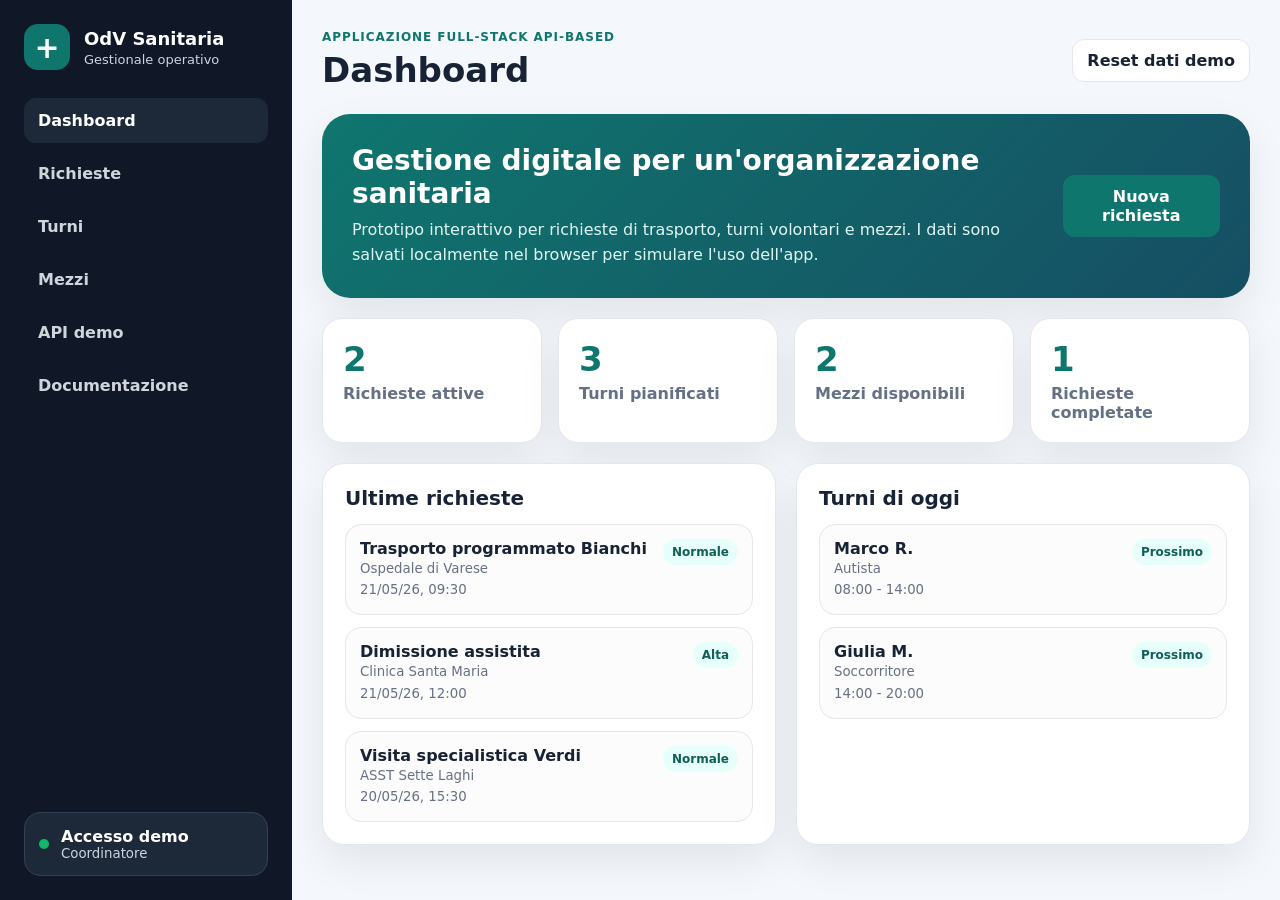
<file: index.html>
<!doctype html>
<html lang="it">
<head>
  <meta charset="utf-8" />
  <meta name="viewport" content="width=device-width,initial-scale=1" />
  <title>OdV Sanitaria | Gestionale</title>
  <link rel="stylesheet" href="assets/style.css" />
</head>
<body>
  <div class="app">
    <aside class="sidebar">
      <div class="brand">
        <div class="logo">+</div>
        <div>
          <h1>OdV Sanitaria</h1>
          <p>Gestionale operativo</p>
        </div>
      </div>

      <nav>
        <button class="nav active" data-view="dashboard">Dashboard</button>
        <button class="nav" data-view="richieste">Richieste</button>
        <button class="nav" data-view="turni">Turni</button>
        <button class="nav" data-view="mezzi">Mezzi</button>
        <button class="nav" data-view="api">API demo</button>
        <button class="nav" data-view="documentazione">Documentazione</button>
      </nav>

      <div class="user-card">
        <span class="dot"></span>
        <div>
          <strong>Accesso demo</strong>
          <small>Coordinatore</small>
        </div>
      </div>
    </aside>

    <main>
      <header class="topbar">
        <div>
          <p class="eyebrow">Applicazione full-stack API-based</p>
          <h2 id="pageTitle">Dashboard</h2>
        </div>
        <button id="resetData" class="ghost">Reset dati demo</button>
      </header>

      <section id="dashboard" class="view visible">
        <div class="hero">
          <div>
            <h3>Gestione digitale per un'organizzazione sanitaria</h3>
            <p>Prototipo interattivo per richieste di trasporto, turni volontari e mezzi. I dati sono salvati localmente nel browser per simulare l'uso dell'app.</p>
          </div>
          <button class="primary" data-open="richieste">Nuova richiesta</button>
        </div>

        <div class="stats">
          <article><span id="statRichieste">0</span><p>Richieste attive</p></article>
          <article><span id="statTurni">0</span><p>Turni pianificati</p></article>
          <article><span id="statMezzi">0</span><p>Mezzi disponibili</p></article>
          <article><span id="statCompletate">0</span><p>Richieste completate</p></article>
        </div>

        <div class="grid two">
          <section class="panel">
            <h3>Ultime richieste</h3>
            <div id="latestRequests" class="list"></div>
          </section>
          <section class="panel">
            <h3>Turni di oggi</h3>
            <div id="todayShifts" class="list"></div>
          </section>
        </div>
      </section>

      <section id="richieste" class="view">
        <div class="grid form-grid">
          <form id="requestForm" class="panel form">
            <h3>Inserisci richiesta trasporto</h3>
            <label>Nome paziente/servizio<input name="nome" required placeholder="Es. Trasporto Rossi" /></label>
            <label>Destinazione<input name="destinazione" required placeholder="Es. Ospedale di Varese" /></label>
            <label>Data e ora<input name="data" type="datetime-local" required /></label>
            <label>Priorità
              <select name="priorita">
                <option>Normale</option>
                <option>Alta</option>
                <option>Urgente</option>
              </select>
            </label>
            <button class="primary">Aggiungi richiesta</button>
          </form>
          <section class="panel">
            <h3>Elenco richieste</h3>
            <div id="requestsList" class="list"></div>
          </section>
        </div>
      </section>

      <section id="turni" class="view">
        <div class="grid form-grid">
          <form id="shiftForm" class="panel form">
            <h3>Pianifica turno</h3>
            <label>Volontario<input name="volontario" required placeholder="Nome volontario" /></label>
            <label>Ruolo
              <select name="ruolo">
                <option>Autista</option>
                <option>Soccorritore</option>
                <option>Coordinatore</option>
              </select>
            </label>
            <label>Data<input name="data" type="date" required /></label>
            <label>Fascia oraria<input name="fascia" required placeholder="08:00 - 14:00" /></label>
            <button class="primary">Aggiungi turno</button>
          </form>
          <section class="panel">
            <h3>Turni programmati</h3>
            <div id="shiftsList" class="list"></div>
          </section>
        </div>
      </section>

      <section id="mezzi" class="view">
        <div class="grid form-grid">
          <form id="vehicleForm" class="panel form">
            <h3>Aggiungi mezzo</h3>
            <label>Codice mezzo<input name="codice" required placeholder="AMB-01" /></label>
            <label>Tipo
              <select name="tipo">
                <option>Ambulanza</option>
                <option>Automedica</option>
                <option>Trasporto disabili</option>
              </select>
            </label>
            <label>Stato
              <select name="stato">
                <option>Disponibile</option>
                <option>In servizio</option>
                <option>Manutenzione</option>
              </select>
            </label>
            <button class="primary">Aggiungi mezzo</button>
          </form>
          <section class="panel">
            <h3>Parco mezzi</h3>
            <div id="vehiclesList" class="list"></div>
          </section>
        </div>
      </section>

      <section id="api" class="view">
        <section class="panel">
          <h3>Simulazione API REST</h3>
          <p class="muted">Questa sezione mostra come il frontend dialogherebbe con un backend tramite endpoint REST.</p>
          <div class="api-grid">
            <button class="endpoint" data-api="login">POST /login</button>
            <button class="endpoint" data-api="richieste">GET /richieste</button>
            <button class="endpoint" data-api="turni">GET /turni</button>
            <button class="endpoint" data-api="mezzi">GET /mezzi</button>
          </div>
          <pre id="apiOutput">Seleziona un endpoint per vedere una risposta JSON demo.</pre>
        </section>
      </section>

      <section id="documentazione" class="view">
        <div class="grid two">
          <section class="panel">
            <h3>Obiettivo del progetto</h3>
            <p>Digitalizzare i processi operativi di una OdV sanitaria attraverso un'applicazione web per coordinare richieste, turni e mezzi.</p>
            <ul>
              <li>Architettura a tre livelli: frontend, backend, database</li>
              <li>Endpoint principali: /login, /richieste, /turni, /mezzi</li>
              <li>Attenzione a sicurezza, accessi e principi GDPR</li>
            </ul>
          </section>
          <section class="panel">
            <h3>Repository e documenti</h3>
            <p>Inserisci qui il PDF del project work nella cartella <code>docs/</code>.</p>
            <a class="primary link" href="docs/ProjectWork_OdV_Sanitaria.pdf" target="_blank">Apri Project Work PDF</a>
          </section>
        </div>
      </section>
    </main>
  </div>

  <script src="assets/app.js"></script>
</body>
</html>
</file>
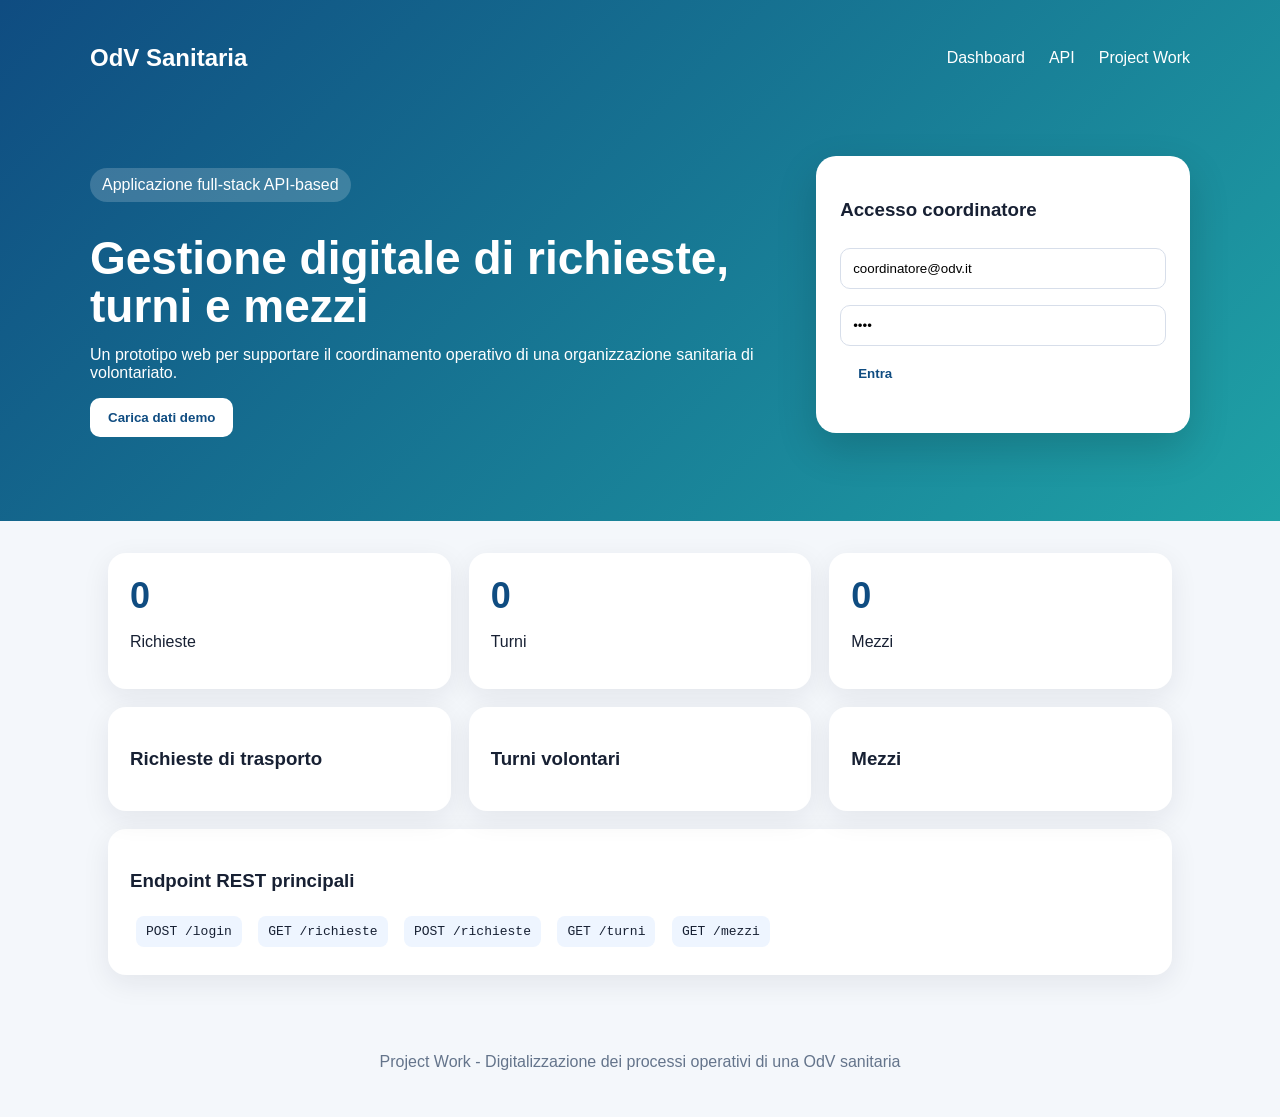
<file: frontend/index.html>
<!DOCTYPE html>
<html lang="it">
<head>
  <meta charset="UTF-8" />
  <meta name="viewport" content="width=device-width, initial-scale=1.0" />
  <title>Sistema Gestionale OdV Sanitaria</title>
  <link rel="stylesheet" href="style.css" />
</head>
<body>
  <header class="hero">
    <nav>
      <h1>OdV Sanitaria</h1>
      <a href="#dashboard">Dashboard</a>
      <a href="#api">API</a>
      <a href="../docs/ProjectWork_OdV_Sanitaria.pdf">Project Work</a>
    </nav>
    <section class="hero-content">
      <div>
        <p class="badge">Applicazione full-stack API-based</p>
        <h2>Gestione digitale di richieste, turni e mezzi</h2>
        <p>Un prototipo web per supportare il coordinamento operativo di una organizzazione sanitaria di volontariato.</p>
        <button onclick="loadData()">Carica dati demo</button>
      </div>
      <div class="login-card">
        <h3>Accesso coordinatore</h3>
        <input id="email" type="email" value="coordinatore@odv.it" />
        <input id="password" type="password" value="demo" />
        <button onclick="login()">Entra</button>
        <p id="login-result"></p>
      </div>
    </section>
  </header>

  <main id="dashboard">
    <section class="stats">
      <article><span id="tot-richieste">0</span><p>Richieste</p></article>
      <article><span id="tot-turni">0</span><p>Turni</p></article>
      <article><span id="tot-mezzi">0</span><p>Mezzi</p></article>
    </section>

    <section class="grid">
      <div class="panel">
        <h3>Richieste di trasporto</h3>
        <div id="richieste-list"></div>
      </div>
      <div class="panel">
        <h3>Turni volontari</h3>
        <div id="turni-list"></div>
      </div>
      <div class="panel">
        <h3>Mezzi</h3>
        <div id="mezzi-list"></div>
      </div>
    </section>

    <section id="api" class="api-box">
      <h3>Endpoint REST principali</h3>
      <code>POST /login</code>
      <code>GET /richieste</code>
      <code>POST /richieste</code>
      <code>GET /turni</code>
      <code>GET /mezzi</code>
    </section>
  </main>

  <footer>
    <p>Project Work - Digitalizzazione dei processi operativi di una OdV sanitaria</p>
  </footer>

  <script src="script.js"></script>
</body>
</html>
</file>
<file: assets/style.css>
:root{
  --bg:#f4f7fb;
  --card:#ffffff;
  --text:#182235;
  --muted:#667085;
  --line:#e4e7ec;
  --primary:#0f766e;
  --primary-dark:#115e59;
  --soft:#e6fffb;
  --danger:#b42318;
  --shadow:0 16px 40px rgba(16,24,40,.08);
}
*{box-sizing:border-box}
body{margin:0;font-family:Inter,system-ui,-apple-system,Segoe UI,Roboto,Arial,sans-serif;background:var(--bg);color:var(--text)}
.app{display:flex;min-height:100vh}
.sidebar{width:292px;background:#101828;color:white;padding:24px;display:flex;flex-direction:column;gap:28px;position:sticky;top:0;height:100vh}
.brand{display:flex;gap:14px;align-items:center}
.logo{width:46px;height:46px;border-radius:14px;background:var(--primary);display:grid;place-items:center;font-size:30px;font-weight:800}
.brand h1{font-size:18px;margin:0}.brand p{font-size:13px;margin:3px 0 0;color:#cbd5e1}
nav{display:grid;gap:8px}.nav{border:0;background:transparent;color:#d0d5dd;text-align:left;padding:13px 14px;border-radius:12px;font-weight:650;cursor:pointer}
.nav:hover,.nav.active{background:#1d2939;color:white}
.user-card{margin-top:auto;display:flex;gap:12px;align-items:center;background:#1d2939;border:1px solid #344054;border-radius:16px;padding:14px}
.user-card small{display:block;color:#cbd5e1}.dot{width:10px;height:10px;border-radius:50%;background:#12b76a}
main{flex:1;padding:30px;max-width:1280px;margin:0 auto;width:100%}
.topbar{display:flex;justify-content:space-between;align-items:center;margin-bottom:24px}
.eyebrow{margin:0 0 6px;text-transform:uppercase;letter-spacing:.08em;font-size:12px;font-weight:800;color:var(--primary)}
h2{font-size:34px;margin:0}h3{margin:0 0 14px;font-size:20px}.muted{color:var(--muted)}
.hero{background:linear-gradient(135deg,#0f766e,#164e63);color:white;border-radius:28px;padding:30px;display:flex;align-items:center;justify-content:space-between;gap:20px;box-shadow:var(--shadow)}
.hero h3{font-size:28px;margin-bottom:8px}.hero p{max-width:740px;color:#dff7f4;margin:0;line-height:1.55}
button,.link{font:inherit}.primary{border:0;background:var(--primary);color:white;border-radius:12px;padding:12px 16px;font-weight:800;cursor:pointer;text-decoration:none;display:inline-block}.primary:hover{background:var(--primary-dark)}
.ghost{border:1px solid var(--line);background:white;border-radius:12px;padding:11px 14px;font-weight:800;cursor:pointer;color:var(--text)}
.stats{display:grid;grid-template-columns:repeat(4,1fr);gap:16px;margin:20px 0}.stats article{background:var(--card);padding:20px;border-radius:20px;border:1px solid var(--line);box-shadow:var(--shadow)}.stats span{font-size:34px;font-weight:900;color:var(--primary)}.stats p{margin:5px 0 0;color:var(--muted);font-weight:650}
.grid{display:grid;gap:20px}.two{grid-template-columns:1fr 1fr}.form-grid{grid-template-columns:420px 1fr}.panel{background:var(--card);border:1px solid var(--line);border-radius:22px;padding:22px;box-shadow:var(--shadow)}
.view{display:none}.view.visible{display:block}
.form{display:grid;gap:14px}.form label{font-weight:750;color:#344054}.form input,.form select{width:100%;margin-top:7px;border:1px solid var(--line);border-radius:12px;padding:12px;font:inherit;background:white}
.list{display:grid;gap:12px}.item{border:1px solid var(--line);border-radius:16px;padding:14px;background:#fcfcfd;display:flex;justify-content:space-between;gap:14px;align-items:flex-start}.item strong{display:block}.item small{color:var(--muted);line-height:1.6}.badge{display:inline-flex;align-items:center;border-radius:999px;background:var(--soft);color:var(--primary-dark);font-size:12px;font-weight:850;padding:6px 9px;white-space:nowrap}.danger{background:#fff1f0;color:var(--danger);border:0;border-radius:10px;padding:8px 10px;cursor:pointer;font-weight:800}
.api-grid{display:grid;grid-template-columns:repeat(4,1fr);gap:12px;margin:16px 0}.endpoint{border:1px solid var(--line);background:#f9fafb;border-radius:14px;padding:14px;text-align:left;font-weight:850;cursor:pointer}pre{background:#101828;color:#d0d5dd;padding:18px;border-radius:18px;overflow:auto;min-height:180px}
code{background:#f2f4f7;border-radius:6px;padding:2px 6px}
@media (max-width:900px){.app{display:block}.sidebar{position:relative;width:auto;height:auto}.stats,.two,.form-grid,.api-grid{grid-template-columns:1fr}.hero,.topbar{align-items:flex-start;flex-direction:column}main{padding:18px}}
</file>
<file: frontend/style.css>
* { box-sizing: border-box; }
body { margin: 0; font-family: Arial, sans-serif; background: #f4f7fb; color: #172033; }
a { color: inherit; text-decoration: none; }
.hero { background: linear-gradient(135deg, #0f4c81, #1fa2a6); color: white; padding: 24px; }
nav { max-width: 1100px; margin: auto; display: flex; align-items: center; gap: 24px; }
nav h1 { margin-right: auto; }
.hero-content { max-width: 1100px; margin: 60px auto; display: grid; grid-template-columns: 1.3fr .7fr; gap: 32px; align-items: center; }
.badge { background: rgba(255,255,255,.18); display: inline-block; padding: 8px 12px; border-radius: 999px; }
h2 { font-size: 46px; margin: 16px 0; line-height: 1.05; }
button { border: 0; border-radius: 10px; padding: 12px 18px; cursor: pointer; font-weight: 700; background: #ffffff; color: #0f4c81; }
.login-card { background: white; color: #172033; padding: 24px; border-radius: 20px; box-shadow: 0 16px 40px rgba(0,0,0,.16); }
.login-card input { width: 100%; padding: 12px; margin: 8px 0; border: 1px solid #d7deea; border-radius: 10px; }
main { max-width: 1100px; margin: 32px auto; padding: 0 18px; }
.stats { display: grid; grid-template-columns: repeat(3, 1fr); gap: 18px; margin-bottom: 18px; }
.stats article, .panel, .api-box { background: white; border-radius: 18px; padding: 22px; box-shadow: 0 8px 28px rgba(20,31,56,.08); }
.stats span { font-size: 36px; font-weight: 800; color: #0f4c81; }
.grid { display: grid; grid-template-columns: repeat(3, 1fr); gap: 18px; }
.item { border: 1px solid #e2e8f0; border-radius: 14px; padding: 12px; margin: 10px 0; background: #fbfdff; }
.status { font-size: 12px; font-weight: 700; color: #0f4c81; }
.api-box { margin-top: 18px; }
code { display: inline-block; background: #eef5ff; padding: 8px 10px; border-radius: 8px; margin: 6px; }
footer { text-align: center; padding: 30px; color: #64748b; }
@media (max-width: 850px) { .hero-content, .grid, .stats { grid-template-columns: 1fr; } h2 { font-size: 34px; } nav { flex-wrap: wrap; } }
</file>
